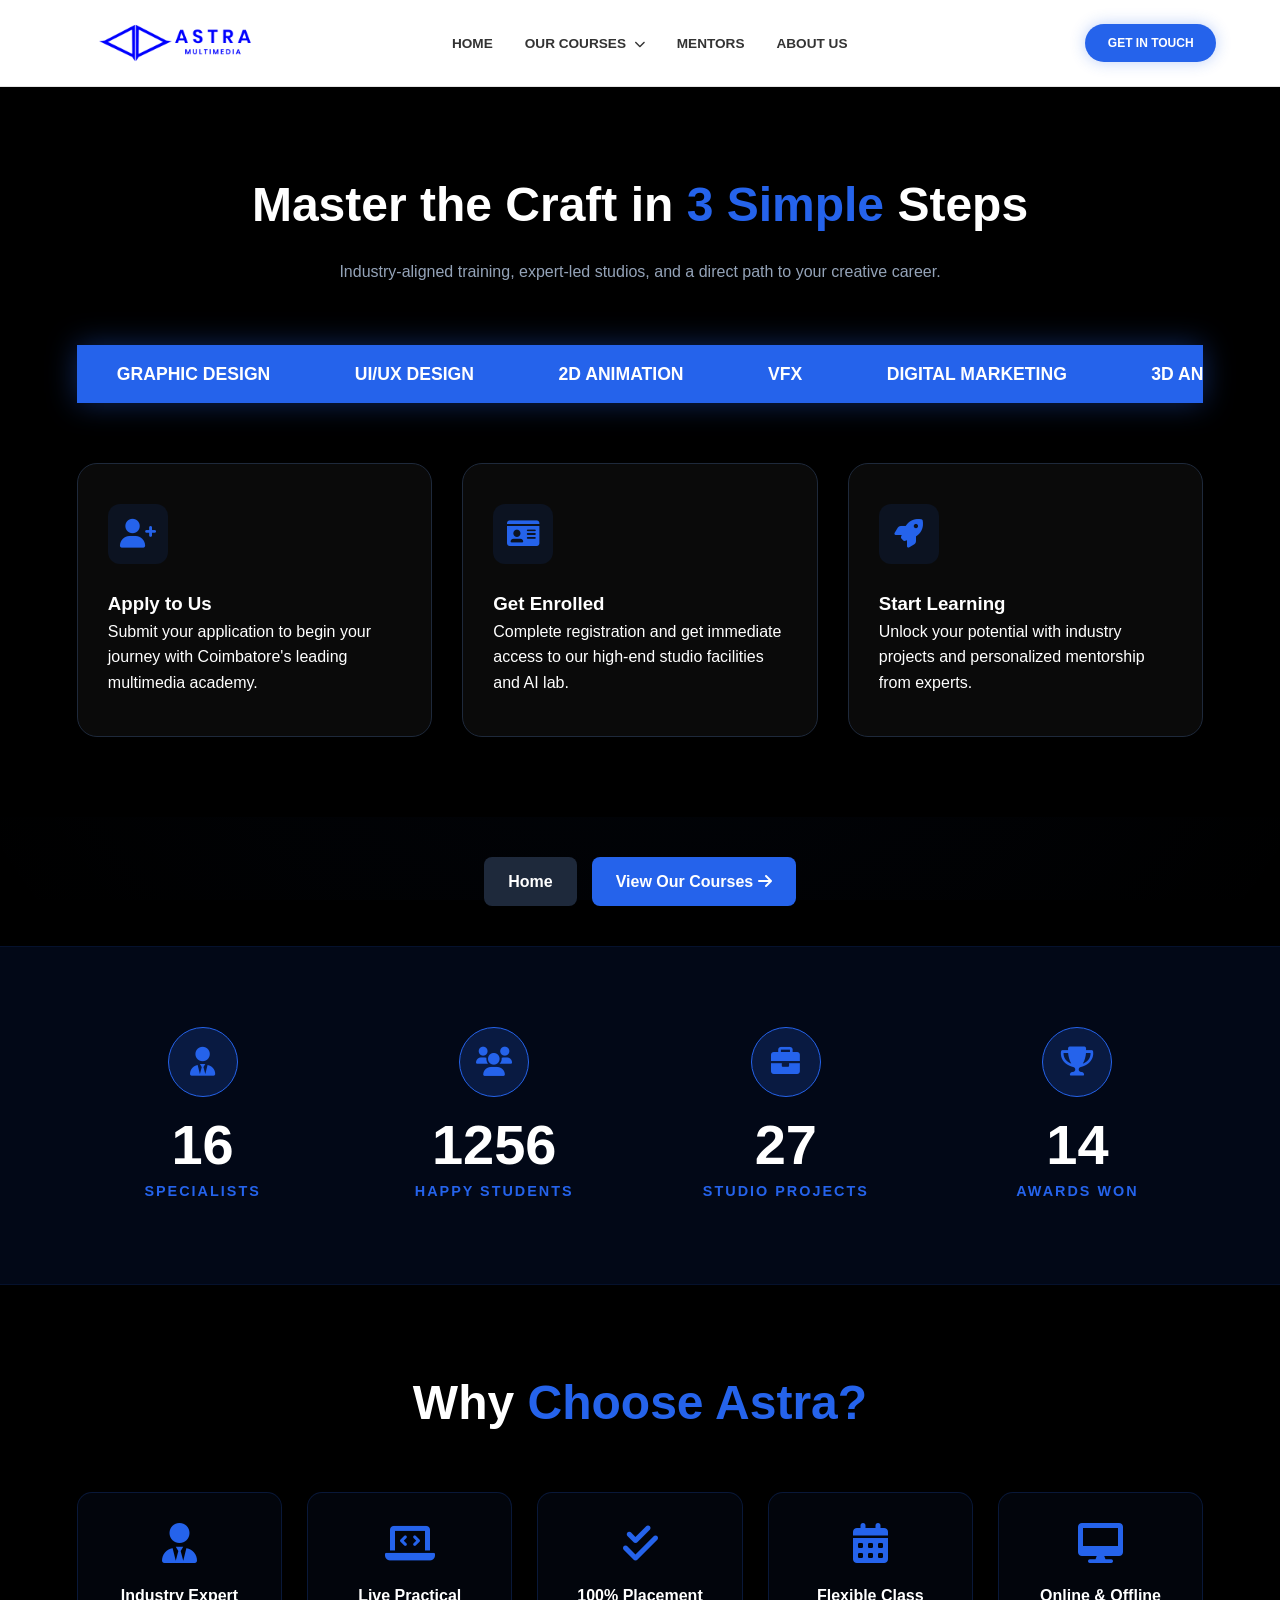
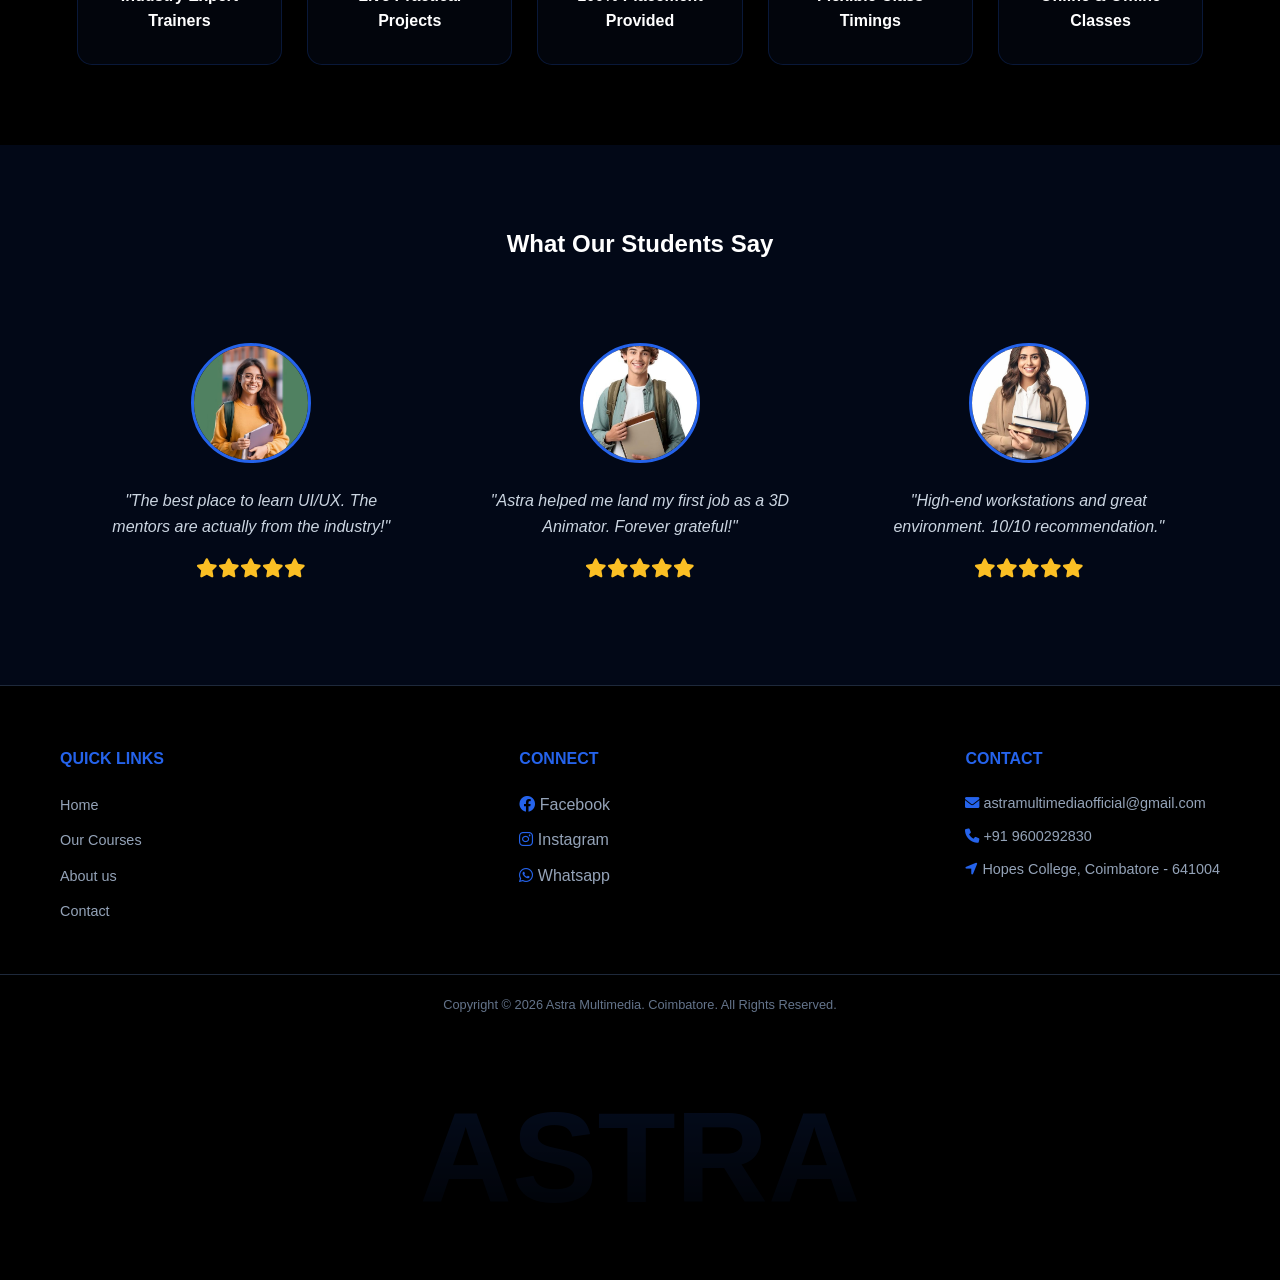
<file: index.html>
<!DOCTYPE html>
<html lang="en">
<head>
    <meta charset="UTF-8">
    <meta name="viewport" content="width=device-width, initial-scale=1.0">
    <title>Astra Multimedia | Home</title>
    <link rel="stylesheet" href="https://cdnjs.cloudflare.com/ajax/libs/font-awesome/6.0.0/css/all.min.css">
    
    <style>
        /* --- 1. CORE THEME & SPLASH --- */
        #splash-screen {
            position: fixed; top: 0; left: 0; width: 100%; height: 100vh;
            background-color: #000; display: flex; justify-content: center;
            align-items: center; z-index: 10000; transition: 0.8s;
        }
        .splash-name {
            color: #fff; font-size: 3rem; font-weight: 900;
            letter-spacing: 8px; text-transform: uppercase;
            animation: pulse 1.5s infinite;
        }
        @keyframes pulse {
            0% { transform: scale(1); opacity: 1; }
            50% { transform: scale(1.05); opacity: 0.7; }
            100% { transform: scale(1); opacity: 1; }
        }
        .splash-hidden { opacity: 0; visibility: hidden; }
        
        * { margin: 0; padding: 0; box-sizing: border-box; font-family: 'Inter', sans-serif; }
        body { background-color: #000; color: #fff; overflow-x: hidden; line-height: 1.6; }

        body::before {
            content: "";
            position: fixed; top: 0; left: 0; width: 100%; height: 100%;
            background: radial-gradient(circle at 50% 50%, rgba(37, 99, 235, 0.05), transparent);
            z-index: -1;
        }

        /* --- 2. REGISTRATION MODAL --- */
        #registration-modal {
            position: fixed; top: 0; left: 0; width: 100%; height: 100%;
            background: rgba(0, 0, 0, 0.85);
            display: flex; justify-content: center; align-items: center;
            z-index: 9000; opacity: 0; visibility: hidden;
            transition: 0.5s ease; backdrop-filter: blur(10px);
        }

        #registration-modal.show { opacity: 1; visibility: visible; }

        .modal-content {
            position: relative; background: rgba(10, 10, 10, 0.95);
            padding: 40px; border-radius: 25px; border: 1px solid rgba(37, 99, 235, 0.4);
            width: 95%; max-width: 420px; box-shadow: 0 0 50px rgba(37, 99, 235, 0.3);
            max-height: 90vh; overflow-y: auto; text-align: center;
        }

        .close-modal { position: absolute; top: 20px; right: 20px; color: #fff; font-size: 1.5rem; cursor: pointer; transition: 0.3s; z-index: 100; }
        .close-modal:hover { color: #2563eb; transform: rotate(90deg); }

        .modal-content h2 { text-transform: uppercase; letter-spacing: 2px; font-size: 1.8rem; margin-bottom: 5px; color: #fff; }
        .modal-content .subtitle { color: #2563eb; font-size: 0.8rem; font-weight: bold; margin-bottom: 25px; text-transform: uppercase; }
        
        .input-group { margin-bottom: 18px; text-align: left; }
        .input-group label { display: block; margin-bottom: 8px; font-size: 0.75rem; color: #888; text-transform: uppercase; letter-spacing: 1px; }
        .input-group input, .input-group select { width: 100%; padding: 14px; background: rgba(255, 255, 255, 0.05); border: 1px solid rgba(255, 255, 255, 0.1); color: #fff; border-radius: 12px; outline: none; transition: 0.3s; }
        .input-group input:focus, .input-group select:focus { border-color: #2563eb; background: rgba(37, 99, 235, 0.05); }

        .btn-reg { width: 100%; padding: 16px; background: #2563eb; color: white; border: none; border-radius: 12px; font-weight: bold; text-transform: uppercase; cursor: pointer; margin-top: 10px; transition: 0.4s; }
        .btn-reg:hover { background: #1d4ed8; transform: translateY(-2px); box-shadow: 0 6px 20px rgba(37, 99, 235, 0.5); }
        .btn-reg:disabled { background: #555; cursor: not-allowed; }

        
	        /* --- 3. NAVIGATION & DROPDOWN --- */
        nav {
            display: flex; justify-content: space-between; align-items: center;
            padding: 0.2rem 4rem; background: #ffffff; position: sticky; top: 0; z-index: 1000;
            border-bottom: 1px solid rgba(0, 0, 0, 0.1);
            backdrop-filter: blur(10px);
     	    box-shadow: 0 2px 15px rbga(0,0,0,0.1); /* This keeps the header height exactly where you want it */
        }

        .logo { 
            display: flex; 
            align-items: center; 
            height: 100%; 
            width: 150px; /* Gives the logo container enough breathing room */
        }

        .logo img { 
            height: 80px; /* Base height */
            width: auto; 
            display: block; 
            transform: scale(2.2); /* THIS INCREASES THE IMAGE SIZE WITHOUT GROWING THE HEADER */
            transform-origin: left center; /* Keeps it aligned to the left */
            transition: transform 0.3s ease;
            position: relative;
            z-index: 1001;
        }

        .nav-links { display: flex; list-style: none; gap: 2rem; align-items: center; }
        .nav-links a { text-decoration: none; color: #333; font-size: 0.85rem; font-weight: 600; text-transform: uppercase; transition: 0.3s; position: relative; }
        .nav-links a::after { content: ''; position: absolute; width: 0; height: 2px; bottom: -5px; left: 0; background-color: #2563eb; transition: 0.3s; }
        .nav-links a:hover { color: #2563eb; }
        .nav-links a:hover::after { width: 100%; }

        .dropdown-container { position: relative; }
        .dropdown-menu {
            position: absolute; top: 100%; left: 0; list-style: none;
            background-color: #ffffff; min-width: 260px; 
            box-shadow: 0 10px 30px rgba(0,0,0,0.8), 0 0 20px rgba(37, 99, 235, 0.1);
            border: 1px solid rgba(37, 99, 235, 0.3); border-radius: 8px;
            padding: 15px 0; z-index: 2000;
            opacity: 0; visibility: hidden; transform: translateY(10px);
            transition: all 0.3s cubic-bezier(0.68, -0.55, 0.265, 1.55);
        }
        .dropdown-container:hover .dropdown-menu {
            opacity: 1; visibility: visible; transform: translateY(0);
        }
        .dropdown-menu li a { padding: 10px 25px; font-size: 0.8rem; text-transform: none; letter-spacing: 0.5px; border-bottom: 1px solid rgba(255,255,255,0.05); display: block; }
        .dropdown-menu li a:hover { background-color: rgba(37, 99, 235, 0.1); color: #2563eb; padding-left: 30px; }
        .dropdown-header { color: #2563eb; font-size: 0.7rem; font-weight: 900; padding: 5px 25px; text-transform: uppercase; letter-spacing: 2px; margin-top: 10px; }

        .btn-touch { background: #2563eb; color: #fff; padding: 0.6rem 1.4rem; border-radius: 50px; text-decoration: none; font-size: 0.75rem; font-weight: bold; transition: 0.4s; box-shadow: 0 0 15px rgba(37, 99, 235, 0.3); }
        .btn-touch:hover { background: #1d4ed8; box-shadow: 0 0 25px rgba(37, 99, 235, 0.6); transform: scale(1.05); }

  /* --- 4. HERO SECTION --- */
        .hero-section {
            padding: 80px 6%; display: flex; align-items: center; gap: 50px;
            background: radial-gradient(circle at top right, #1e1b4b, #000);
            animation: fadeIn 1.5s ease-out;
        }
        @keyframes fadeIn { from { opacity: 0; } to { opacity: 1; } }
        .hero-content h1 span { color: #2563eb; text-shadow: 0 0 10px rgba(37, 99, 235, 0.5); } 

        /* --- 5. MARQUEE (PAUSE ON HOVER) --- */
        .course-marquee {
            width: 100%; background: #2563eb; color: white; padding: 15px 0;
            overflow: hidden; white-space: nowrap; position: relative;
            display: flex; align-items: center;
            box-shadow: 0 0 30px rgba(37, 99, 235, 0.4);
        }
        .marquee-content { display: inline-block; animation: scroll 25s linear infinite; }
        .marquee-content a { 
            text-decoration: none; color: inherit; font-weight: bold; 
            font-size: 1.1rem; text-transform: uppercase; padding: 0 40px; 
            display: inline-block; transition: 0.3s;
        }
        .marquee-content a:hover { text-shadow: 0 0 10px rgba(255,255,255,0.8); transform: scale(1.1); }
        .course-marquee:hover .marquee-content { animation-play-state: paused; }

        @keyframes scroll {
            from { transform: translateX(0); }
            to { transform: translateX(-50%); }
        }

        /* --- 6. STEPS SECTION --- */
        .steps-section { padding: 80px 6%; text-align: center; background: #000; }
        .steps-section h2 { font-size: 3rem; margin-bottom: 15px; }
        .steps-section h2 span { color: #2563eb; }
        .steps-subtitle { color: #94a3b8; margin-bottom: 60px; max-width: 700px; margin-inline: auto; }
        .steps-grid { display: grid; grid-template-columns: repeat(3, 1fr); gap: 30px; }
        
        .step-card { 
            background: #0a0a0a; padding: 40px 30px; border-radius: 20px; 
            border: 1px solid #1e293b; transition: 0.4s; text-align: left;
            position: relative; overflow: hidden;
        }
        .step-card::before {
            content: ""; position: absolute; top: -50%; left: -50%; width: 200%; height: 200%;
            background: radial-gradient(circle, rgba(37, 99, 235, 0.1) 0%, transparent 70%);
            opacity: 0; transition: 0.5s;
        }
        .step-card:hover::before { opacity: 1; }
        .step-card:hover { border-color: #2563eb; transform: translateY(-10px); background: #020817; box-shadow: 0 10px 30px rgba(37, 99, 235, 0.1); }
        .step-icon { width: 60px; height: 60px; background: rgba(37, 99, 235, 0.1); border-radius: 12px; display: flex; align-items: center; justify-content: center; margin-bottom: 25px; color: #2563eb; font-size: 1.8rem; transition: 0.3s; }
        .step-card:hover .step-icon { background: #2563eb; color: #fff; transform: rotateY(360deg); }

        .button-container { display: flex; gap: 15px; justify-content: center; padding: 40px 0; }
        .btn { text-decoration: none; padding: 12px 24px; border-radius: 8px; font-weight: 600; transition: 0.3s; }
        .btn-secondary { background-color: #1e293b; color: #fff; }
        .btn-primary { background-color: #2563eb; color: white; }
        .btn:hover { transform: translateY(-3px); box-shadow: 0 10px 20px rgba(37, 99, 235, 0.3); }

        /* --- 7. ACHIEVEMENTS --- */
        .achievements-section {
            padding: 80px 6%; background: #020817; display: flex; justify-content: space-around;
            align-items: center; text-align: center; flex-wrap: wrap; gap: 40px;
            border-top: 1px solid rgba(37, 99, 235, 0.1); border-bottom: 1px solid rgba(37, 99, 235, 0.1);
        }
        .achievement-item { flex: 1; min-width: 200px; transition: 0.3s; }
        .achievement-icon {
            width: 70px; height: 70px; background: rgba(37, 99, 235, 0.2); border: 1px solid #2563eb;
            border-radius: 50%; display: flex; align-items: center; justify-content: center;
            margin: 0 auto 20px; color: #2563eb; font-size: 1.8rem; transition: 0.4s;
        }
        .achievement-item:hover .achievement-icon { background: #2563eb; color: #fff; transform: scale(1.1) rotate(15deg); box-shadow: 0 0 20px #2563eb; }
        .achievement-number { font-size: 3.5rem; font-weight: 900; color: #fff; display: block; line-height: 1; margin-bottom: 5px; }
        .achievement-label { font-size: 0.9rem; text-transform: uppercase; color: #2563eb; font-weight: 700; letter-spacing: 2px; }

        /* --- 8. WHY CHOOSE ASTRA --- */
        .why-astra-section { padding: 80px 6%; background: #000; text-align: center; }
        .why-astra-section h2 { font-size: 3rem; margin-bottom: 50px; }
        .why-astra-section h2 span { color: #2563eb; }
        .why-grid { display: grid; grid-template-columns: repeat(auto-fit, minmax(200px, 1fr)); gap: 25px; }
        .why-card { background: rgba(37, 99, 235, 0.05); border: 1px solid rgba(37, 99, 235, 0.2); padding: 30px 20px; border-radius: 15px; transition: 0.3s; }
        .why-card:hover { border-color: #2563eb; background: rgba(37, 99, 235, 0.15); transform: translateY(-10px) scale(1.05); }
        .why-card i { font-size: 2.5rem; color: #2563eb; margin-bottom: 20px; transition: 0.3s; }
        .why-card:hover i { transform: scale(1.2); filter: drop-shadow(0 0 10px #2563eb); }

        /* --- 9. TESTIMONIALS --- */
        .testimonial-section { padding: 80px 6%; text-align: center; background: #020817; }
        .testimonial-grid { display: grid; grid-template-columns: repeat(3, 1fr); gap: 40px; margin-top: 60px; }
        .testi-card { transition: 0.4s; padding: 20px; border-radius: 15px; }
        .testi-card:hover { background: rgba(255,255,255,0.03); transform: scale(1.02); }
        .student-img-container { width: 120px; height: 120px; margin: 0 auto 25px; border-radius: 50%; overflow: hidden; border: 3px solid #2563eb; transition: 0.4s; }
        .testi-card:hover .student-img-container { transform: scale(1.1); box-shadow: 0 0 20px rgba(37, 99, 235, 0.4); }
        .student-img-container img { width: 100%; height: 100%; object-fit: cover; }
        .testi-text { font-size: 1rem; color: #cbd5e1; font-style: italic; margin-bottom: 15px; }
        .stars { color: #fbbf24; font-size: 1.2rem; }

        /* --- 10. FOOTER --- */
        .main-footer { background-color: #000; color: #fff; padding: 60px 0 20px 0; border-top: 1px solid #1e293b; position: relative; overflow: hidden; }
        .footer-container { max-width: 1200px; margin: 0 auto; display: flex; justify-content: space-between; flex-wrap: wrap; padding: 0 20px; }
        .footer-col h4 { margin-bottom: 20px; color: #2563eb; text-transform: uppercase; font-size: 1rem; }
        .footer-col ul { list-style: none; }
        .footer-col ul li { margin-bottom: 10px; }
        .footer-col ul li a { color: #94a3b8; text-decoration: none; font-size: 0.9rem; transition: 0.3s; }
        .footer-col ul li a:hover { color: #fff; padding-left: 5px; }
        .footer-bottom { text-align: center; padding: 20px; border-top: 1px solid #1e293b; margin-top: 40px; color: #64748b; font-size: 0.8rem; }
        .bg-text { font-size: 10vw; font-weight: 900; background: linear-gradient(to bottom, #2563eb, #000); -webkit-background-clip: text; -webkit-text-fill-color: transparent; opacity: 0.15; text-align: center; pointer-events: none; }
        .bg-text-container { width: 100%; margin-top: 20px; }

        /* SCROLL REVEAL ANIMATION */
        .reveal { opacity: 0; transform: translateY(30px); transition: 0.8s all ease; }
        .reveal.active { opacity: 1; transform: translateY(0); }

        @media (max-width: 768px) {
            .steps-grid, .testimonial-grid { grid-template-columns: 1fr; }
            nav { padding: 1rem; flex-direction: column; }
            .nav-links { gap: 1rem; margin-top: 10px; flex-wrap: wrap; justify-content: center; }
        }

     
    </style>
</head>
<body>

    <div id="splash-screen">
        <div class="splash-name">ASTRA MULTIMEDIA</div>
    </div>

    <div id="registration-modal">
        <div class="modal-content" id="modal-box">
            <i class="fas fa-times close-modal" onclick="closeModal()"></i>
            <div id="form-container">
                <h2>Join Astra</h2>
                <p class="subtitle">Secure Your Future In Tech</p>
                <form id="regForm">
                    <div class="input-group">
                        <label>Full Name</label>
                        <input type="text" name="Name" placeholder="Enter your name" required>
                    </div>
                    <div class="input-group">
                        <label>Email Address</label>
                        <input type="email" name="Email" placeholder="name@company.com" required>
                    </div>
                    <div class="input-group">
                        <label>Phone Number</label>
                        <input type="tel" name="Phone" placeholder="+91" required>
                    </div>
                    <div class="input-group">
                        <label>Target Course</label>
                        <select name="Course">
                            <option value="UI/UX Design">UI & UX Design</option>
                            <option value="Graphic Design">Graphic Design</option>
                            <option value="VFX Production">VFX Production</option>
                            <option value="Animation">2D & 3D Animation</option>
                            <option value="Web Development">Web Development</option>
                        </select>
                    </div>
                    <button type="submit" class="btn-reg" id="submit-btn">Confirm Registration</button>
                </form>
            </div>
        </div>
    </div>

    <nav>
        <div class="logo"><img src="logo.png" alt="Astra Logo"></div>
        <ul class="nav-links">
            <li><a href="index.html">Home</a></li>
            <li class="dropdown-container">
                <a href="OurCourse.html">Our Courses <i class="fas fa-chevron-down" style="font-size: 0.7rem; margin-left: 5px;"></i></a>
                <ul class="dropdown-menu">
                    <div class="dropdown-header">Creative Courses</div>
                    <li><a href="OurCourse.html">2D & 3D Animation</a></li>
                    <li><a href="OurCourse.html">Graphic Design</a></li>
                    <li><a href="OurCourse.html">UI/UX Design</a></li>
                    <li><a href="OurCourse.html">VFX & Compositing</a></li>
                    <li><a href="OurCourse.html">Video Editing</a></li>
                    <li><a href="OurCourse.html">Digital Marketing</a></li>
                    
                    <div class="dropdown-header">IT Courses</div>
                    <li><a href="OurCourse.html">Front-End Development</a></li>
                    <li><a href="OurCourse.html">Back-End Development</a></li>
                </ul>
            </li>
            <li><a href="Mentor.html">Mentors</a></li>
            <li><a href="AboutUs.html">About Us</a></li>
        </ul>
        <a href="#" class="btn-touch">GET IN TOUCH</a>
    </nav>
   
    <section class="steps-section reveal">
        <h2>Master the Craft in <span>3 Simple</span> Steps</h2>
        <p class="steps-subtitle">Industry-aligned training, expert-led studios, and a direct path to your creative career.</p>
        
        <div class="course-marquee">
            <div class="marquee-content">
                <a href="OurCourse.html">Graphic Design</a> 
                <a href="OurCourse.html">UI/UX Design</a> 
                <a href="OurCourse.html">2D Animation</a> 
                <a href="OurCourse.html">VFX</a> 
                <a href="OurCourse.html">Digital Marketing</a> 
                <a href="OurCourse.html">3D Animation</a> 
                <a href="OurCourse.html">Video Editing</a>
                <a href="OurCourse.html">Front-end development</a> 
                <a href="OurCourse.html">Back-end development</a> 
                <a href="OurCourse.html">Graphic Design</a> 
                <a href="OurCourse.html">UI/UX Design</a> 
                <a href="OurCourse.html">2D Animation</a> 
                <a href="OurCourse.html">VFX</a> 
             </div>
        </div>

        <div class="steps-grid" style="margin-top: 60px;">
            <div class="step-card">
                <div class="step-icon"><i class="fas fa-user-plus"></i></div>
                <h3>Apply to Us</h3>
                <p>Submit your application to begin your journey with Coimbatore's leading multimedia academy.</p>
            </div>
            <div class="step-card">
                <div class="step-icon"><i class="fas fa-id-card"></i></div>
                <h3>Get Enrolled</h3>
                <p>Complete registration and get immediate access to our high-end studio facilities and AI lab.</p>
            </div>
            <div class="step-card">
                <div class="step-icon"><i class="fas fa-rocket"></i></div>
                <h3>Start Learning</h3>
                <p>Unlock your potential with industry projects and personalized mentorship from experts.</p>
            </div>
        </div>
    </section>

    <div class="button-container reveal">
        <a href="index.html" class="btn btn-secondary">Home</a>
        <a href="OurCourse.html" class="btn btn-primary">
            View Our Courses <i class="fas fa-arrow-right"></i>
        </a>
    </div>

    <section class="achievements-section reveal">
        <div class="achievement-item">
            <div class="achievement-icon"><i class="fas fa-user-tie"></i></div>
            <span class="achievement-number">16</span>
            <span class="achievement-label">Specialists</span>
        </div>
        <div class="achievement-item">
            <div class="achievement-icon"><i class="fas fa-users"></i></div>
            <span class="achievement-number">1256</span>
            <span class="achievement-label">Happy Students</span>
        </div>
        <div class="achievement-item">
            <div class="achievement-icon"><i class="fas fa-briefcase"></i></div>
            <span class="achievement-number">27</span>
            <span class="achievement-label">Studio Projects</span>
        </div>
        <div class="achievement-item">
            <div class="achievement-icon"><i class="fas fa-trophy"></i></div>
            <span class="achievement-number">14</span>
            <span class="achievement-label">Awards Won</span>
        </div>
    </section>

    <section class="why-astra-section reveal">
        <h2>Why <span>Choose Astra?</span></h2>
        <div class="why-grid">
            <div class="why-card">
                <i class="fas fa-user-tie"></i>
                <h4>Industry Expert Trainers</h4>
            </div>
            <div class="why-card">
                <i class="fas fa-laptop-code"></i>
                <h4>Live Practical Projects</h4>
            </div>
            <div class="why-card">
                <i class="fas fa-check-double"></i>
                <h4>100% Placement Provided</h4>
            </div>
            <div class="why-card">
                <i class="fas fa-calendar-alt"></i>
                <h4>Flexible Class Timings</h4>
            </div>
            <div class="why-card">
                <i class="fas fa-desktop"></i>
                <h4>Online & Offline Classes</h4>
            </div>
        </div>
    </section>

    <section class="testimonial-section reveal">
        <h2>What Our <span>Students Say</span></h2>
        <div class="testimonial-grid">
            <div class="testi-card">
                <div class="student-img-container"><img src="student1.jpg" alt="Student"></div>
                <p class="testi-text">"The best place to learn UI/UX. The mentors are actually from the industry!"</p>
                <div class="stars"><i class="fas fa-star"></i><i class="fas fa-star"></i><i class="fas fa-star"></i><i class="fas fa-star"></i><i class="fas fa-star"></i></div>
            </div>
            <div class="testi-card">
                <div class="student-img-container"><img src="student2.jpg" alt="Student"></div>
                <p class="testi-text">"Astra helped me land my first job as a 3D Animator. Forever grateful!"</p>
                <div class="stars"><i class="fas fa-star"></i><i class="fas fa-star"></i><i class="fas fa-star"></i><i class="fas fa-star"></i><i class="fas fa-star"></i></div>
            </div>
            <div class="testi-card">
                <div class="student-img-container"><img src="student3.jpg" alt="Student"></div>
                <p class="testi-text">"High-end workstations and great environment. 10/10 recommendation."</p>
                <div class="stars"><i class="fas fa-star"></i><i class="fas fa-star"></i><i class="fas fa-star"></i><i class="fas fa-star"></i><i class="fas fa-star"></i></div>
            </div>
        </div>
    </section>

<footer class="main-footer">
        <div class="footer-container">
            <div class="footer-col">
                <h4>Quick Links</h4>
                <ul>
                    <li><a href="index.html">Home</a></li>
                    <li><a href="courses.html">Our Courses</a></li>
                    <li><a href="about.html">About us</a></li>
                    <li><a href="contact.html">Contact</a></li>
                </ul>
            </div>
            <div class="footer-col">
                <h4>Connect</h4>
                <div class="social-links">
                    <a href="#" style="color:#94a3b8; text-decoration:none; display:block; margin-bottom:10px;"><i class="fab fa-facebook" style="color:#2563eb;"></i> Facebook</a>
                    <a href="#" style="color:#94a3b8; text-decoration:none; display:block; margin-bottom:10px;"><i class="fab fa-instagram" style="color:#2563eb;"></i> Instagram</a>
                    <a href="#" style="color:#94a3b8; text-decoration:none; display:block; margin-bottom:10px;"><i class="fab fa-whatsapp" style="color:#2563eb;"></i> Whatsapp</a>
                </div>
            </div>
            <div class="footer-col">
                <h4>Contact</h4>
                <p style="font-size:0.9rem; color:#94a3b8;"><i class="fas fa-envelope" style="color:#2563eb;"></i> astramultimediaofficial@gmail.com</p>
                <p style="font-size:0.9rem; color:#94a3b8; margin-top:10px;"><i class="fas fa-phone" style="color:#2563eb;"></i> +91 9600292830</p>
                <p style="font-size:0.9rem; color:#94a3b8; margin-top:10px;"><i class="fas fa-location-arrow" style="color:#2563eb;"></i> Hopes College, Coimbatore - 641004</p>
            </div>
        </div>
        <div class="footer-bottom">
            <p>Copyright © 2026 Astra Multimedia. Coimbatore. All Rights Reserved.</p>
        </div>
        <div class="bg-text-container"><h1 class="bg-text">ASTRA</h1></div>
    </footer>
    <script>
        const splash = document.getElementById('splash-screen');
        const modal = document.getElementById('registration-modal');
        const regForm = document.getElementById('regForm');
        const submitBtn = document.getElementById('submit-btn');
        const formContainer = document.getElementById('form-container');
        let autoCloseTimer;

        // --- PASTE YOUR GOOGLE WEB APP URL HERE ---
        const scriptURL = 'YOUR_GOOGLE_APPS_SCRIPT_URL_HERE';

        window.addEventListener('load', () => {
            setTimeout(() => {
                splash.classList.add('splash-hidden');
                setTimeout(() => {
                    modal.classList.add('show');
                    startTimer();
                }, 500); 
            }, 1200);
        });

        function startTimer() {
            autoCloseTimer = setTimeout(() => { closeModal(); }, 5000);
        }

        function stopTimer() {
            if (autoCloseTimer) {
                clearTimeout(autoCloseTimer);
                console.log("Timer stopped: User interacting.");
            }
        }

        regForm.addEventListener('mousedown', stopTimer);
        regForm.addEventListener('keydown', stopTimer);

        function closeModal() {
            modal.classList.remove('show');
        }

        // --- GOOGLE SHEETS SUBMISSION LOGIC ---
        regForm.addEventListener('submit', e => {
            e.preventDefault();
            stopTimer(); // Ensure it doesn't close while sending
            submitBtn.disabled = true;
            submitBtn.innerHTML = "Processing...";

            fetch(scriptURL, { method: 'POST', body: new FormData(regForm)})
                .then(response => {
                    formContainer.innerHTML = `
                        <div style="padding: 20px;">
                            <i class="fas fa-check-circle" style="font-size: 4rem; color: #2563eb; margin-bottom: 20px;"></i>
                            <h2>Thank You!</h2>
                            <p>Your registration is successful. Our team will contact you soon.</p>
                            <button onclick="closeModal()" class="btn-reg" style="margin-top:20px;">Close</button>
                        </div>
                    `;
                    // Auto close modal after 3 seconds of success
                    setTimeout(closeModal, 4000);
                })
                .catch(error => {
                    alert('Error!', error.message);
                    submitBtn.disabled = false;
                    submitBtn.innerHTML = "Confirm Registration";
                });
        });

        const revealElements = document.querySelectorAll('.reveal');
        const revealOnScroll = () => {
            revealElements.forEach(el => {
                if (el.getBoundingClientRect().top < window.innerHeight - 150) el.classList.add('active');
            });
        };
        window.addEventListener('scroll', revealOnScroll);
        revealOnScroll();
    </script>
</body>
</html>
</file>
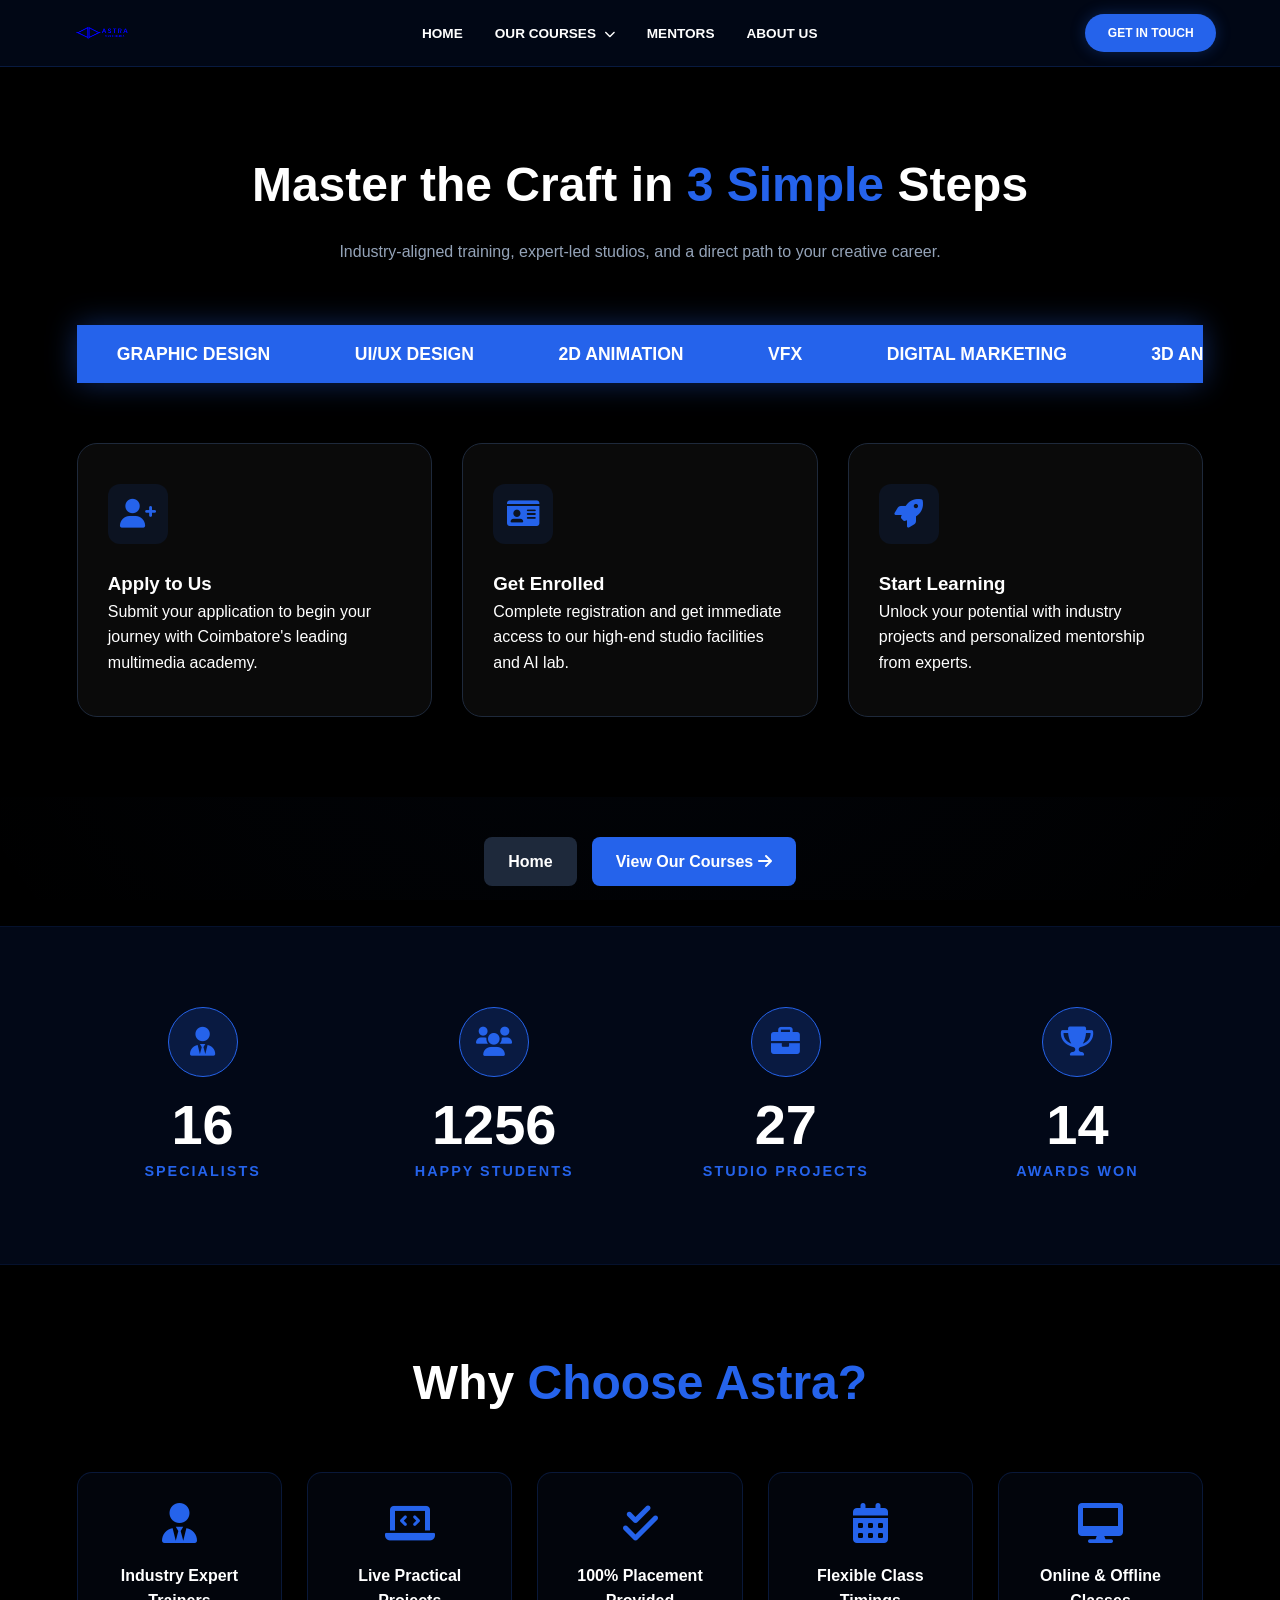
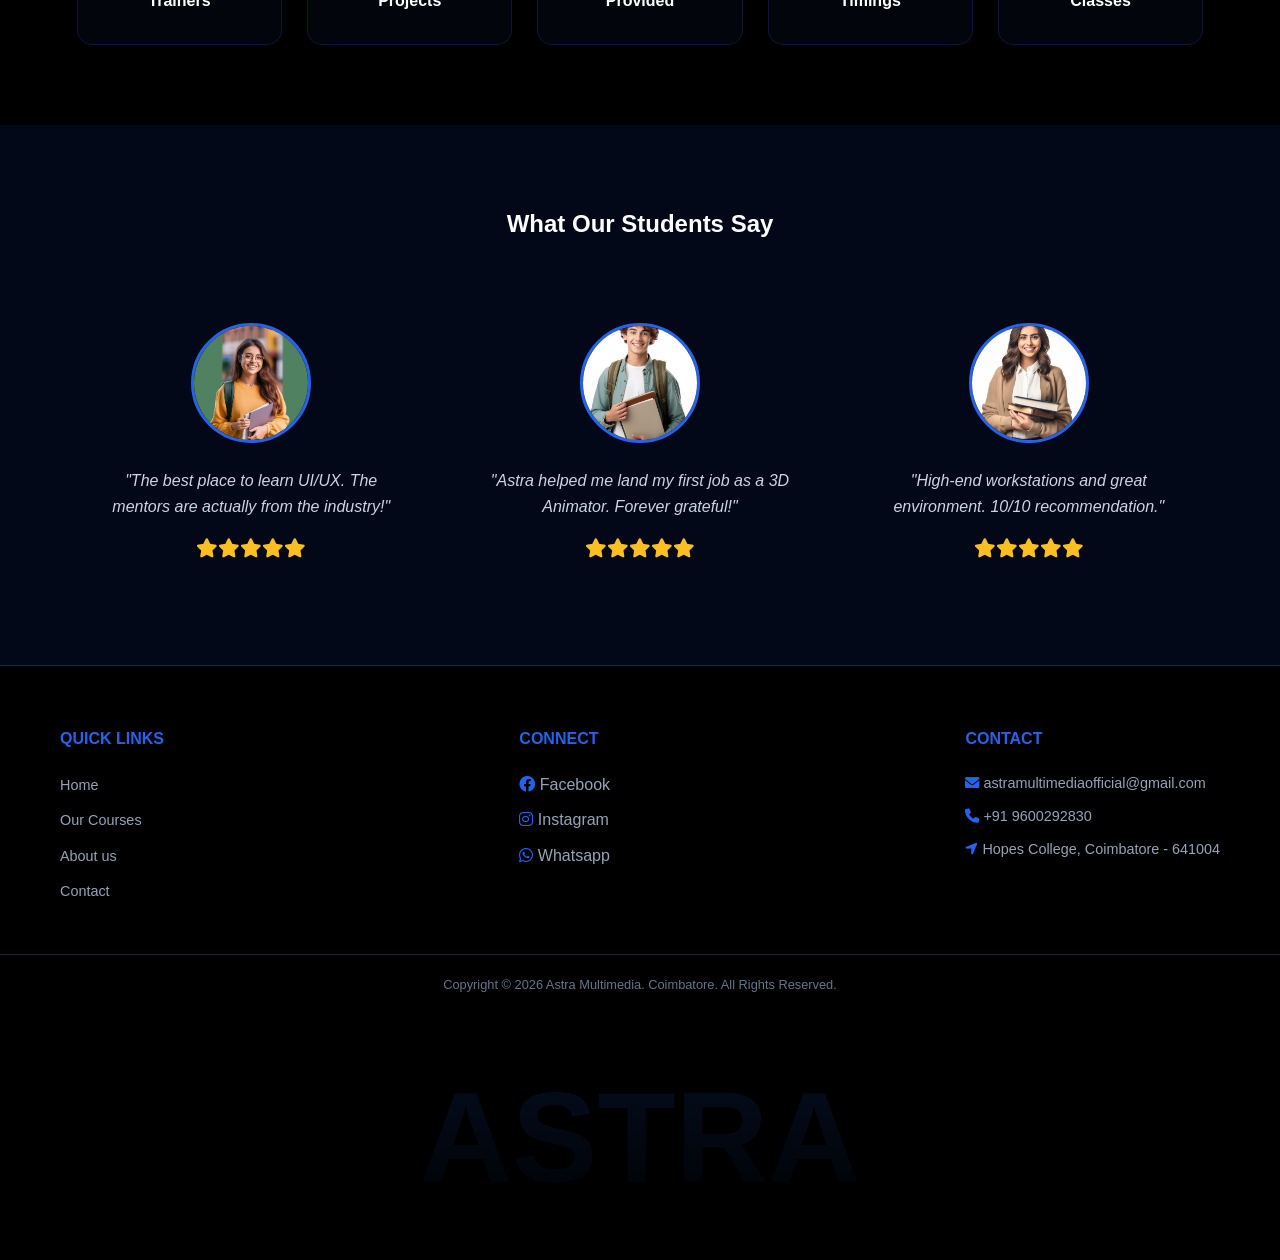
<file: Home.html>
<!DOCTYPE html>
<html lang="en">
<head>
    <meta charset="UTF-8">
    <meta name="viewport" content="width=device-width, initial-scale=1.0">
    <title>Astra Multimedia | Home</title>
    <link rel="stylesheet" href="https://cdnjs.cloudflare.com/ajax/libs/font-awesome/6.0.0/css/all.min.css">
    
    <style>
        /* --- 1. CORE THEME & SPLASH --- */
        #splash-screen {
            position: fixed; top: 0; left: 0; width: 100%; height: 100vh;
            background-color: #000; display: flex; justify-content: center;
            align-items: center; z-index: 10000; transition: 0.8s;
        }
        .splash-name {
            color: #fff; font-size: 3rem; font-weight: 900;
            letter-spacing: 8px; text-transform: uppercase;
            animation: pulse 1.5s infinite;
        }
        @keyframes pulse {
            0% { transform: scale(1); opacity: 1; }
            50% { transform: scale(1.05); opacity: 0.7; }
            100% { transform: scale(1); opacity: 1; }
        }
        .splash-hidden { opacity: 0; visibility: hidden; }
        
        * { margin: 0; padding: 0; box-sizing: border-box; font-family: 'Inter', sans-serif; }
        body { background-color: #000; color: #fff; overflow-x: hidden; line-height: 1.6; }

        /* NEW ANIMATION: Dynamic Starfield Background */
        body::before {
            content: "";
            position: fixed; top: 0; left: 0; width: 100%; height: 100%;
            background: radial-gradient(circle at 50% 50%, rgba(37, 99, 235, 0.05), transparent);
            z-index: -1;
        }

        /* --- 2. NAVIGATION & DROPDOWN --- */
        nav {
            display: flex; justify-content: space-between; align-items: center;
            padding: 0.2rem 4rem; background: rgba(2, 8, 23, 0.95); position: sticky; top: 0; z-index: 1000;
            border-bottom: 1px solid rgba(37, 99, 235, 0.2);
            backdrop-filter: blur(10px);
        }
        .logo img { height: 60px; width: auto; display: block; transition: transform 0.3s ease; }
        .logo img:hover { transform: scale(1.05) rotate(-2deg); }

        .nav-links { display: flex; list-style: none; gap: 2rem; align-items: center; }
        .nav-links a { text-decoration: none; color: #fff; font-size: 0.85rem; font-weight: 600; text-transform: uppercase; transition: 0.3s; position: relative; }
        .nav-links a::after { content: ''; position: absolute; width: 0; height: 2px; bottom: -5px; left: 0; background-color: #2563eb; transition: 0.3s; }
        .nav-links a:hover { color: #2563eb; }
        .nav-links a:hover::after { width: 100%; }

        .dropdown-container { position: relative; }
        .dropdown-menu {
            position: absolute; top: 100%; left: 0; list-style: none;
            background-color: #020817; min-width: 260px; 
            box-shadow: 0 10px 30px rgba(0,0,0,0.8), 0 0 20px rgba(37, 99, 235, 0.1);
            border: 1px solid rgba(37, 99, 235, 0.3); border-radius: 8px;
            padding: 15px 0; z-index: 2000;
            opacity: 0; visibility: hidden; transform: translateY(10px);
            transition: all 0.3s cubic-bezier(0.68, -0.55, 0.265, 1.55);
        }
        .dropdown-container:hover .dropdown-menu {
            opacity: 1; visibility: visible; transform: translateY(0);
        }
        .dropdown-menu li a { padding: 10px 25px; font-size: 0.8rem; text-transform: none; letter-spacing: 0.5px; border-bottom: 1px solid rgba(255,255,255,0.05); display: block; }
        .dropdown-menu li a:hover { background-color: rgba(37, 99, 235, 0.1); color: #2563eb; padding-left: 30px; }
        .dropdown-header { color: #2563eb; font-size: 0.7rem; font-weight: 900; padding: 5px 25px; text-transform: uppercase; letter-spacing: 2px; margin-top: 10px; }

        .btn-touch { background: #2563eb; color: #fff; padding: 0.6rem 1.4rem; border-radius: 50px; text-decoration: none; font-size: 0.75rem; font-weight: bold; transition: 0.4s; box-shadow: 0 0 15px rgba(37, 99, 235, 0.3); }
        .btn-touch:hover { background: #1d4ed8; box-shadow: 0 0 25px rgba(37, 99, 235, 0.6); transform: scale(1.05); }

        /* --- 3. HERO SECTION --- */
        .hero-section {
            padding: 80px 6%; display: flex; align-items: center; gap: 50px;
            background: radial-gradient(circle at top right, #1e1b4b, #000);
            animation: fadeIn 1.5s ease-out;
        }
        @keyframes fadeIn { from { opacity: 0; } to { opacity: 1; } }
        .hero-content h1 span { color: #2563eb; text-shadow: 0 0 10px rgba(37, 99, 235, 0.5); } 

        /* --- 4. MARQUEE (PAUSE ON HOVER) --- */
        .course-marquee {
            width: 100%; background: #2563eb; color: white; padding: 15px 0;
            overflow: hidden; white-space: nowrap; position: relative;
            display: flex; align-items: center;
            box-shadow: 0 0 30px rgba(37, 99, 235, 0.4);
        }
        .marquee-content { display: inline-block; animation: scroll 25s linear infinite; }
        .marquee-content a { 
            text-decoration: none; color: inherit; font-weight: bold; 
            font-size: 1.1rem; text-transform: uppercase; padding: 0 40px; 
            display: inline-block; transition: 0.3s;
        }
        .marquee-content a:hover { text-shadow: 0 0 10px rgba(255,255,255,0.8); transform: scale(1.1); }
        .course-marquee:hover .marquee-content { animation-play-state: paused; }

        @keyframes scroll {
            from { transform: translateX(0); }
            to { transform: translateX(-50%); }
        }

        /* --- 5. STEPS SECTION --- */
        .steps-section { padding: 80px 6%; text-align: center; background: #000; }
        .steps-section h2 { font-size: 3rem; margin-bottom: 15px; }
        .steps-section h2 span { color: #2563eb; }
        .steps-subtitle { color: #94a3b8; margin-bottom: 60px; max-width: 700px; margin-inline: auto; }
        .steps-grid { display: grid; grid-template-columns: repeat(3, 1fr); gap: 30px; }
        
        .step-card { 
            background: #0a0a0a; padding: 40px 30px; border-radius: 20px; 
            border: 1px solid #1e293b; transition: 0.4s; text-align: left;
            position: relative; overflow: hidden;
        }
        .step-card::before {
            content: ""; position: absolute; top: -50%; left: -50%; width: 200%; height: 200%;
            background: radial-gradient(circle, rgba(37, 99, 235, 0.1) 0%, transparent 70%);
            opacity: 0; transition: 0.5s;
        }
        .step-card:hover::before { opacity: 1; }
        .step-card:hover { border-color: #2563eb; transform: translateY(-10px); background: #020817; box-shadow: 0 10px 30px rgba(37, 99, 235, 0.1); }
        .step-icon { width: 60px; height: 60px; background: rgba(37, 99, 235, 0.1); border-radius: 12px; display: flex; align-items: center; justify-content: center; margin-bottom: 25px; color: #2563eb; font-size: 1.8rem; transition: 0.3s; }
        .step-card:hover .step-icon { background: #2563eb; color: #fff; transform: rotateY(360deg); }

        .button-container { display: flex; gap: 15px; justify-content: center; padding: 40px 0; }
        .btn { text-decoration: none; padding: 12px 24px; border-radius: 8px; font-weight: 600; transition: 0.3s; }
        .btn-secondary { background-color: #1e293b; color: #fff; }
        .btn-primary { background-color: #2563eb; color: white; }
        .btn:hover { transform: translateY(-3px); box-shadow: 0 10px 20px rgba(37, 99, 235, 0.3); }

        /* --- 6. ACHIEVEMENTS --- */
        .achievements-section {
            padding: 80px 6%; background: #020817; display: flex; justify-content: space-around;
            align-items: center; text-align: center; flex-wrap: wrap; gap: 40px;
            border-top: 1px solid rgba(37, 99, 235, 0.1); border-bottom: 1px solid rgba(37, 99, 235, 0.1);
        }
        .achievement-item { flex: 1; min-width: 200px; transition: 0.3s; }
        .achievement-icon {
            width: 70px; height: 70px; background: rgba(37, 99, 235, 0.2); border: 1px solid #2563eb;
            border-radius: 50%; display: flex; align-items: center; justify-content: center;
            margin: 0 auto 20px; color: #2563eb; font-size: 1.8rem; transition: 0.4s;
        }
        .achievement-item:hover .achievement-icon { background: #2563eb; color: #fff; transform: scale(1.1) rotate(15deg); box-shadow: 0 0 20px #2563eb; }
        .achievement-number { font-size: 3.5rem; font-weight: 900; color: #fff; display: block; line-height: 1; margin-bottom: 5px; }
        .achievement-label { font-size: 0.9rem; text-transform: uppercase; color: #2563eb; font-weight: 700; letter-spacing: 2px; }

        /* --- 7. WHY CHOOSE ASTRA --- */
        .why-astra-section { padding: 80px 6%; background: #000; text-align: center; }
        .why-astra-section h2 { font-size: 3rem; margin-bottom: 50px; }
        .why-astra-section h2 span { color: #2563eb; }
        .why-grid { display: grid; grid-template-columns: repeat(auto-fit, minmax(200px, 1fr)); gap: 25px; }
        .why-card { background: rgba(37, 99, 235, 0.05); border: 1px solid rgba(37, 99, 235, 0.2); padding: 30px 20px; border-radius: 15px; transition: 0.3s; }
        .why-card:hover { border-color: #2563eb; background: rgba(37, 99, 235, 0.15); transform: translateY(-10px) scale(1.05); }
        .why-card i { font-size: 2.5rem; color: #2563eb; margin-bottom: 20px; transition: 0.3s; }
        .why-card:hover i { transform: scale(1.2); filter: drop-shadow(0 0 10px #2563eb); }

        /* --- 8. TESTIMONIALS --- */
        .testimonial-section { padding: 80px 6%; text-align: center; background: #020817; }
        .testimonial-grid { display: grid; grid-template-columns: repeat(3, 1fr); gap: 40px; margin-top: 60px; }
        .testi-card { transition: 0.4s; padding: 20px; border-radius: 15px; }
        .testi-card:hover { background: rgba(255,255,255,0.03); transform: scale(1.02); }
        .student-img-container { width: 120px; height: 120px; margin: 0 auto 25px; border-radius: 50%; overflow: hidden; border: 3px solid #2563eb; transition: 0.4s; }
        .testi-card:hover .student-img-container { transform: scale(1.1); box-shadow: 0 0 20px rgba(37, 99, 235, 0.4); }
        .student-img-container img { width: 100%; height: 100%; object-fit: cover; }
        .testi-text { font-size: 1rem; color: #cbd5e1; font-style: italic; margin-bottom: 15px; }
        .stars { color: #fbbf24; font-size: 1.2rem; }

        /* --- 9. FOOTER --- */
        .main-footer { background-color: #000; color: #fff; padding: 60px 0 20px 0; border-top: 1px solid #1e293b; position: relative; overflow: hidden; }
        .footer-container { max-width: 1200px; margin: 0 auto; display: flex; justify-content: space-between; flex-wrap: wrap; padding: 0 20px; }
        .footer-col h4 { margin-bottom: 20px; color: #2563eb; text-transform: uppercase; font-size: 1rem; }
        .footer-col ul { list-style: none; }
        .footer-col ul li { margin-bottom: 10px; }
        .footer-col ul li a { color: #94a3b8; text-decoration: none; font-size: 0.9rem; transition: 0.3s; }
        .footer-col ul li a:hover { color: #fff; padding-left: 5px; }
        .footer-bottom { text-align: center; padding: 20px; border-top: 1px solid #1e293b; margin-top: 40px; color: #64748b; font-size: 0.8rem; }
        .bg-text { font-size: 10vw; font-weight: 900; background: linear-gradient(to bottom, #2563eb, #000); -webkit-background-clip: text; -webkit-text-fill-color: transparent; opacity: 0.15; text-align: center; pointer-events: none; }
        .bg-text-container { width: 100%; margin-top: 20px; }

        /* SCROLL REVEAL ANIMATION */
        .reveal { opacity: 0; transform: translateY(30px); transition: 0.8s all ease; }
        .reveal.active { opacity: 1; transform: translateY(0); }

        @media (max-width: 768px) {
            .steps-grid, .testimonial-grid { grid-template-columns: 1fr; }
            nav { padding: 1rem; flex-direction: column; }
            .nav-links { gap: 1rem; margin-top: 10px; flex-wrap: wrap; justify-content: center; }
        }
    </style>
</head>
<body>

    <div id="splash-screen">
        <div class="splash-name">ASTRA MULTIMEDIA</div>
    </div>

    <nav>
        <div class="logo"><img src="logo.png" alt="Astra Logo"></div>
        <ul class="nav-links">
            <li><a href="Home.html">Home</a></li>
            <li class="dropdown-container">
                <a href="Our Courses.html">Our Courses <i class="fas fa-chevron-down" style="font-size: 0.7rem; margin-left: 5px;"></i></a>
                <ul class="dropdown-menu">
                    <div class="dropdown-header">Creative Courses</div>
                    <li><a href="courses.html">2D & 3D Animation</a></li>
                    <li><a href="courses.html">Graphic Design</a></li>
                    <li><a href="courses.html">UI/UX Design</a></li>
                    <li><a href="courses.html">VFX & Compositing</a></li>
                    <li><a href="courses.html">Video Editing</a></li>
                    <li><a href="courses.html">Digital Marketing</a></li>
                    
                    <div class="dropdown-header">IT Courses</div>
                    <li><a href="courses.html">Front-End Development</a></li>
                    <li><a href="courses.html">Back-End Development</a></li>
                </ul>
            </li>
            <li><a href="Mentor.html">Mentors</a></li>
            <li><a href="AboutUs.html">About Us</a></li>
        </ul>
        <a href="contact.html" class="btn-touch">GET IN TOUCH</a>
    </nav>
   
    <section class="steps-section reveal">
        <h2>Master the Craft in <span>3 Simple</span> Steps</h2>
        <p class="steps-subtitle">Industry-aligned training, expert-led studios, and a direct path to your creative career.</p>
        
        <div class="course-marquee">
            <div class="marquee-content">
                <a href="courses.html">Graphic Design</a> 
                <a href="courses.html">UI/UX Design</a> 
                <a href="courses.html">2D Animation</a> 
                <a href="courses.html">VFX</a> 
                <a href="courses.html">Digital Marketing</a> 
                <a href="courses.html">3D Animation</a> 
                <a href="courses.html">Video Editing</a>
                <a href="courses.html">Front-end development</a> 
                <a href="courses.html">Back-end development</a> 
                <a href="courses.html">Graphic Design</a> 
                <a href="courses.html">UI/UX Design</a> 
                <a href="courses.html">2D Animation</a> 
                <a href="courses.html">VFX</a> 
             </div>
        </div>

        <div class="steps-grid" style="margin-top: 60px;">
            <div class="step-card">
                <div class="step-icon"><i class="fas fa-user-plus"></i></div>
                <h3>Apply to Us</h3>
                <p>Submit your application to begin your journey with Coimbatore's leading multimedia academy.</p>
            </div>
            <div class="step-card">
                <div class="step-icon"><i class="fas fa-id-card"></i></div>
                <h3>Get Enrolled</h3>
                <p>Complete registration and get immediate access to our high-end studio facilities and AI lab.</p>
            </div>
            <div class="step-card">
                <div class="step-icon"><i class="fas fa-rocket"></i></div>
                <h3>Start Learning</h3>
                <p>Unlock your potential with industry projects and personalized mentorship from experts.</p>
            </div>
        </div>
    </section>

    <div class="button-container reveal">
        <a href="index.html" class="btn btn-secondary">Home</a>
        <a href="courses.html" class="btn btn-primary">
            View Our Courses <i class="fas fa-arrow-right"></i>
        </a>
    </div>

    <section class="achievements-section reveal">
        <div class="achievement-item">
            <div class="achievement-icon"><i class="fas fa-user-tie"></i></div>
            <span class="achievement-number">16</span>
            <span class="achievement-label">Specialists</span>
        </div>
        <div class="achievement-item">
            <div class="achievement-icon"><i class="fas fa-users"></i></div>
            <span class="achievement-number">1256</span>
            <span class="achievement-label">Happy Students</span>
        </div>
        <div class="achievement-item">
            <div class="achievement-icon"><i class="fas fa-briefcase"></i></div>
            <span class="achievement-number">27</span>
            <span class="achievement-label">Studio Projects</span>
        </div>
        <div class="achievement-item">
            <div class="achievement-icon"><i class="fas fa-trophy"></i></div>
            <span class="achievement-number">14</span>
            <span class="achievement-label">Awards Won</span>
        </div>
    </section>

    <section class="why-astra-section reveal">
        <h2>Why <span>Choose Astra?</span></h2>
        <div class="why-grid">
            <div class="why-card">
                <i class="fas fa-user-tie"></i>
                <h4>Industry Expert Trainers</h4>
            </div>
            <div class="why-card">
                <i class="fas fa-laptop-code"></i>
                <h4>Live Practical Projects</h4>
            </div>
            <div class="why-card">
                <i class="fas fa-check-double"></i>
                <h4>100% Placement Provided</h4>
            </div>
            <div class="why-card">
                <i class="fas fa-calendar-alt"></i>
                <h4>Flexible Class Timings</h4>
            </div>
            <div class="why-card">
                <i class="fas fa-desktop"></i>
                <h4>Online & Offline Classes</h4>
            </div>
        </div>
    </section>

    <section class="testimonial-section reveal">
        <h2>What Our <span>Students Say</span></h2>
        <div class="testimonial-grid">
            <div class="testi-card">
                <div class="student-img-container"><img src="student1.jpg" alt="Student"></div>
                <p class="testi-text">"The best place to learn UI/UX. The mentors are actually from the industry!"</p>
                <div class="stars"><i class="fas fa-star"></i><i class="fas fa-star"></i><i class="fas fa-star"></i><i class="fas fa-star"></i><i class="fas fa-star"></i></div>
            </div>
            <div class="testi-card">
                <div class="student-img-container"><img src="student2.jpg" alt="Student"></div>
                <p class="testi-text">"Astra helped me land my first job as a 3D Animator. Forever grateful!"</p>
                <div class="stars"><i class="fas fa-star"></i><i class="fas fa-star"></i><i class="fas fa-star"></i><i class="fas fa-star"></i><i class="fas fa-star"></i></div>
            </div>
            <div class="testi-card">
                <div class="student-img-container"><img src="student3.jpg" alt="Student"></div>
                <p class="testi-text">"High-end workstations and great environment. 10/10 recommendation."</p>
                <div class="stars"><i class="fas fa-star"></i><i class="fas fa-star"></i><i class="fas fa-star"></i><i class="fas fa-star"></i><i class="fas fa-star"></i></div>
            </div>
        </div>
    </section>

    <footer class="main-footer">
        <div class="footer-container">
            <div class="footer-col">
                <h4>Quick Links</h4>
                <ul>
                    <li><a href="index.html">Home</a></li>
                    <li><a href="courses.html">Our Courses</a></li>
                    <li><a href="about.html">About us</a></li>
                    <li><a href="contact.html">Contact</a></li>
                </ul>
            </div>
            <div class="footer-col">
                <h4>Connect</h4>
                <div class="social-links">
                    <a href="#" style="color:#94a3b8; text-decoration:none; display:block; margin-bottom:10px;"><i class="fab fa-facebook" style="color:#2563eb;"></i> Facebook</a>
                    <a href="#" style="color:#94a3b8; text-decoration:none; display:block; margin-bottom:10px;"><i class="fab fa-instagram" style="color:#2563eb;"></i> Instagram</a>
                    <a href="#" style="color:#94a3b8; text-decoration:none; display:block; margin-bottom:10px;"><i class="fab fa-whatsapp" style="color:#2563eb;"></i> Whatsapp</a>
                </div>
            </div>
            <div class="footer-col">
                <h4>Contact</h4>
                <p style="font-size:0.9rem; color:#94a3b8;"><i class="fas fa-envelope" style="color:#2563eb;"></i> astramultimediaofficial@gmail.com</p>
                <p style="font-size:0.9rem; color:#94a3b8; margin-top:10px;"><i class="fas fa-phone" style="color:#2563eb;"></i> +91 9600292830</p>
                <p style="font-size:0.9rem; color:#94a3b8; margin-top:10px;"><i class="fas fa-location-arrow" style="color:#2563eb;"></i> Hopes College, Coimbatore - 641004</p>
            </div>
        </div>
        <div class="footer-bottom">
            <p>Copyright © 2026 Astra Multimedia. Coimbatore. All Rights Reserved.</p>
        </div>
        <div class="bg-text-container"><h1 class="bg-text">ASTRA</h1></div>
    </footer>

    <script>
        // Splash Screen Logic
        window.addEventListener('load', () => {
            setTimeout(() => {
                document.getElementById('splash-screen').classList.add('splash-hidden');
            }, 1200);
        });

        // NEW: Scroll Reveal Logic
        const revealElements = document.querySelectorAll('.reveal');
        const revealOnScroll = () => {
            for (let i = 0; i < revealElements.length; i++) {
                let windowHeight = window.innerHeight;
                let elementTop = revealElements[i].getBoundingClientRect().top;
                let elementVisible = 150;
                if (elementTop < windowHeight - elementVisible) {
                    revealElements[i].classList.add('active');
                }
            }
        };
        window.addEventListener('scroll', revealOnScroll);
        // Initial check
        revealOnScroll();
    </script>
</body>
</html>
</file>
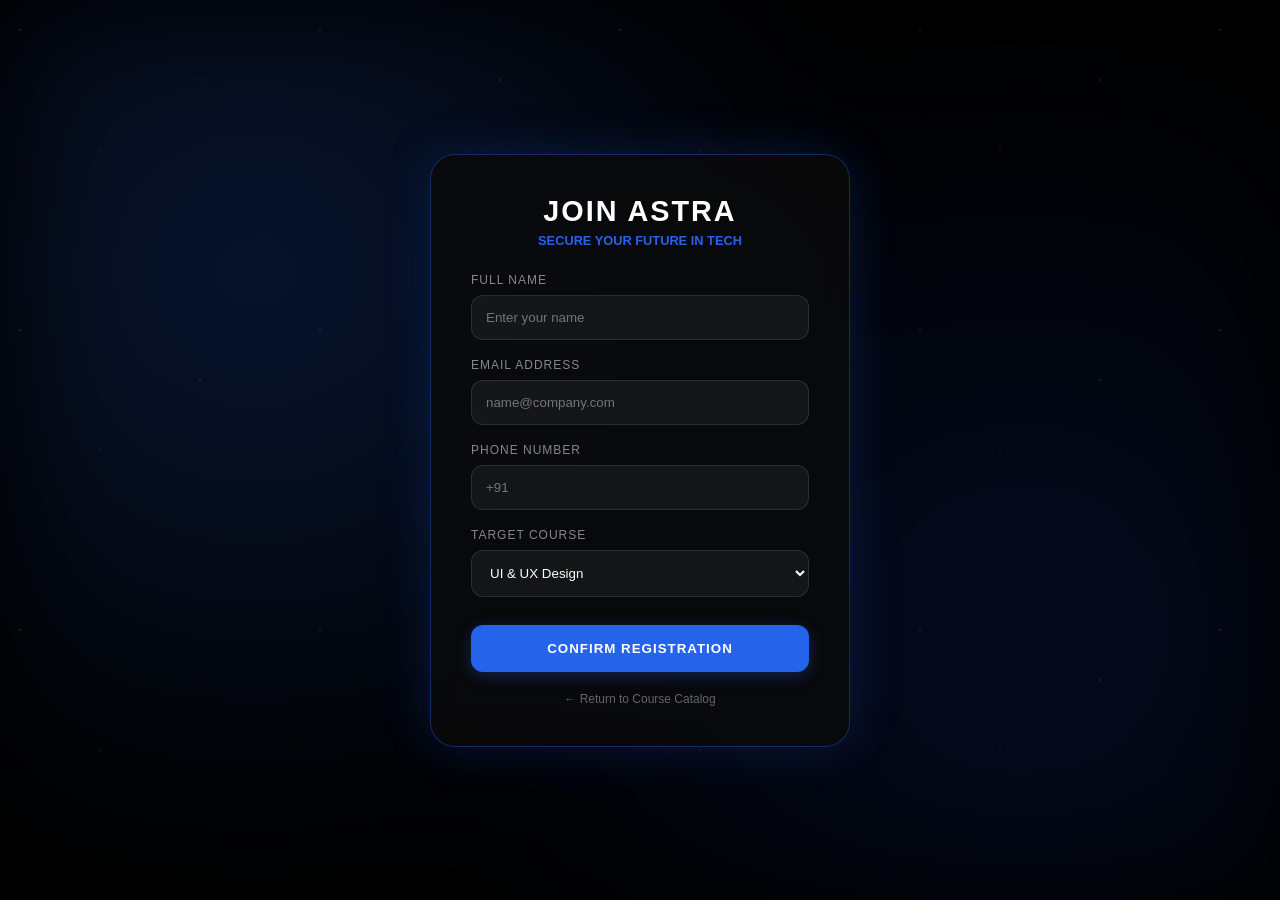
<file: Registration.html>
<!DOCTYPE html>
<html lang="en">
<head>
    <meta charset="UTF-8">
    <meta name="viewport" content="width=device-width, initial-scale=1.0">
    <title>Register | Astra Multimedia</title>
    <style>
        /* --- DYNAMIC ANIMATED BACKGROUND --- */
        * { margin: 0; padding: 0; box-sizing: border-box; font-family: 'Inter', sans-serif; }

        body {
            background-color: #000;
            color: #fff;
            height: 100vh;
            display: flex;
            justify-content: center;
            align-items: center;
            overflow: hidden;
            position: relative;
        }

        /* Animated Nebula Layer */
        body::before {
            content: "";
            position: absolute;
            top: 0; left: 0; width: 100%; height: 100%;
            background: 
                radial-gradient(circle at 20% 30%, rgba(37, 99, 235, 0.2) 0%, transparent 50%),
                radial-gradient(circle at 80% 70%, rgba(29, 78, 216, 0.15) 0%, transparent 50%);
            filter: blur(60px);
            z-index: -1;
            animation: movePlasma 15s ease-in-out infinite alternate;
        }

        /* Moving Grid / Starfield Effect */
        .bg-stars {
            position: absolute;
            top: 0; left: 0; width: 100%; height: 100%;
            background-image: 
                radial-gradient(1px 1px at 20px 30px, #fff, rgba(0,0,0,0)),
                radial-gradient(1.5px 1.5px at 100px 150px, #2563eb, rgba(0,0,0,0)),
                radial-gradient(1px 1px at 200px 80px, #fff, rgba(0,0,0,0));
            background-size: 300px 300px;
            z-index: -1;
            opacity: 0.3;
            animation: drift 60s linear infinite;
        }

        @keyframes movePlasma {
            0% { transform: scale(1) translate(0, 0); }
            100% { transform: scale(1.3) translate(5%, 5%); }
        }

        @keyframes drift {
            from { background-position: 0 0; }
            to { background-position: 1000px 1000px; }
        }

        /* --- FORM CONTAINER --- */
        .form-container {
            background: rgba(10, 10, 10, 0.8);
            padding: 40px;
            border-radius: 25px;
            border: 1px solid rgba(37, 99, 235, 0.4);
            width: 90%;
            max-width: 420px;
            backdrop-filter: blur(20px);
            box-shadow: 0 0 50px rgba(37, 99, 235, 0.2);
            animation: formEntrance 0.8s ease-out;
            position: relative;
            z-index: 10;
        }

        @keyframes formEntrance {
            from { opacity: 0; transform: translateY(30px); }
            to { opacity: 1; transform: translateY(0); }
        }

        h2 { 
            color: #fff; 
            margin-bottom: 5px; 
            text-align: center; 
            text-transform: uppercase; 
            letter-spacing: 2px;
            font-size: 1.8rem;
        }

        .subtitle {
            text-align: center;
            color: #2563eb;
            font-size: 0.8rem;
            font-weight: bold;
            margin-bottom: 25px;
            text-transform: uppercase;
        }

        .input-group { margin-bottom: 18px; }
        
        label { 
            display: block; 
            margin-bottom: 8px; 
            font-size: 0.75rem; 
            color: #888; 
            text-transform: uppercase;
            letter-spacing: 1px;
        }

        input, select {
            width: 100%;
            padding: 14px;
            background: rgba(255, 255, 255, 0.05);
            border: 1px solid rgba(255, 255, 255, 0.1);
            color: #fff;
            border-radius: 12px;
            outline: none;
            transition: 0.3s;
        }

        input:focus, select:focus { 
            border-color: #2563eb; 
            background: rgba(37, 99, 235, 0.05);
            box-shadow: 0 0 10px rgba(37, 99, 235, 0.2);
        }

        .btn-reg {
            width: 100%;
            padding: 16px;
            background: #2563eb;
            color: white;
            border: none;
            border-radius: 12px;
            font-weight: bold;
            text-transform: uppercase;
            letter-spacing: 1px;
            cursor: pointer;
            margin-top: 10px;
            transition: 0.4s;
            box-shadow: 0 4px 15px rgba(37, 99, 235, 0.3);
        }

        .btn-reg:hover { 
            background: #1d4ed8; 
            transform: translateY(-2px);
            box-shadow: 0 6px 20px rgba(37, 99, 235, 0.5);
        }

        .back-link { 
            display: block; 
            text-align: center; 
            margin-top: 20px; 
            color: #666; 
            text-decoration: none; 
            font-size: 0.75rem; 
            transition: 0.3s;
        }
        .back-link:hover { color: #fff; }
    </style>
</head>
<body>

    <div class="bg-stars"></div>

    <div class="form-container">
        <h2>Join Astra</h2>
        <p class="subtitle">Secure Your Future In Tech</p>
        
        <form action="#">
            <div class="input-group">
                <label>Full Name</label>
                <input type="text" placeholder="Enter your name" required>
            </div>
            <div class="input-group">
                <label>Email Address</label>
                <input type="email" placeholder="name@company.com" required>
            </div>
            <div class="input-group">
                <label>Phone Number</label>
                <input type="tel" placeholder="+91" required>
            </div>
            <div class="input-group">
                <label>Target Course</label>
                <select id="courseSelect">
                    <option value="uiux">UI & UX Design</option>
                    <option value="graphic">Graphic Design</option>
                    <option value="vfx">VFX Production</option>
                    <option value="animation">2D & 3D Animation</option>
                    <option value="marketing">Digital Marketing</option>
                    <option value="webdev">Web Development</option>
                </select>
            </div>
            <button type="submit" class="btn-reg">Confirm Registration</button>
        </form>
        <a href="index.html" class="back-link">← Return to Course Catalog</a>
    </div>

    <script>
        // Smoothly select course from URL
        const urlParams = new URLSearchParams(window.location.search);
        const course = urlParams.get('course');
        if (course) {
            document.getElementById('courseSelect').value = course;
        }
    </script>
</body>
</html>
</file>
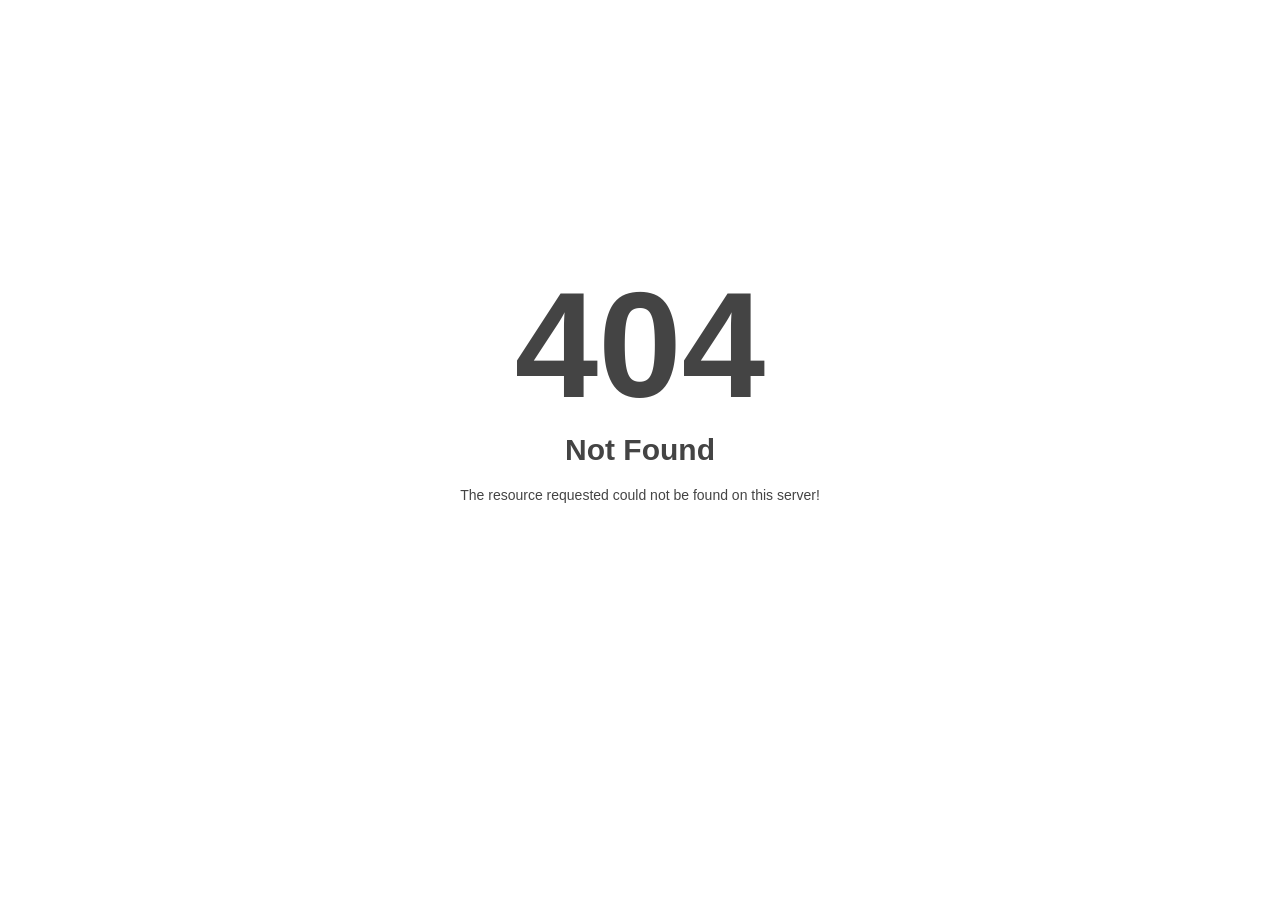
<file: public/images/login_bg.html>
<!DOCTYPE html>
<html style="height:100%">
<head>
<meta name="viewport" content="width=device-width, initial-scale=1, shrink-to-fit=no" />
<title> 404 Not Found
</title></head>
<body style="color: #444; margin:0;font: normal 14px/20px Arial, Helvetica, sans-serif; height:100%; background-color: #fff;">
<div style="height:auto; min-height:100%; ">     <div style="text-align: center; width:800px; margin-left: -400px; position:absolute; top: 30%; left:50%;">
        <h1 style="margin:0; font-size:150px; line-height:150px; font-weight:bold;">404</h1>
<h2 style="margin-top:20px;font-size: 30px;">Not Found
</h2>
<p>The resource requested could not be found on this server!</p>
</div></div></body></html>
</file>
